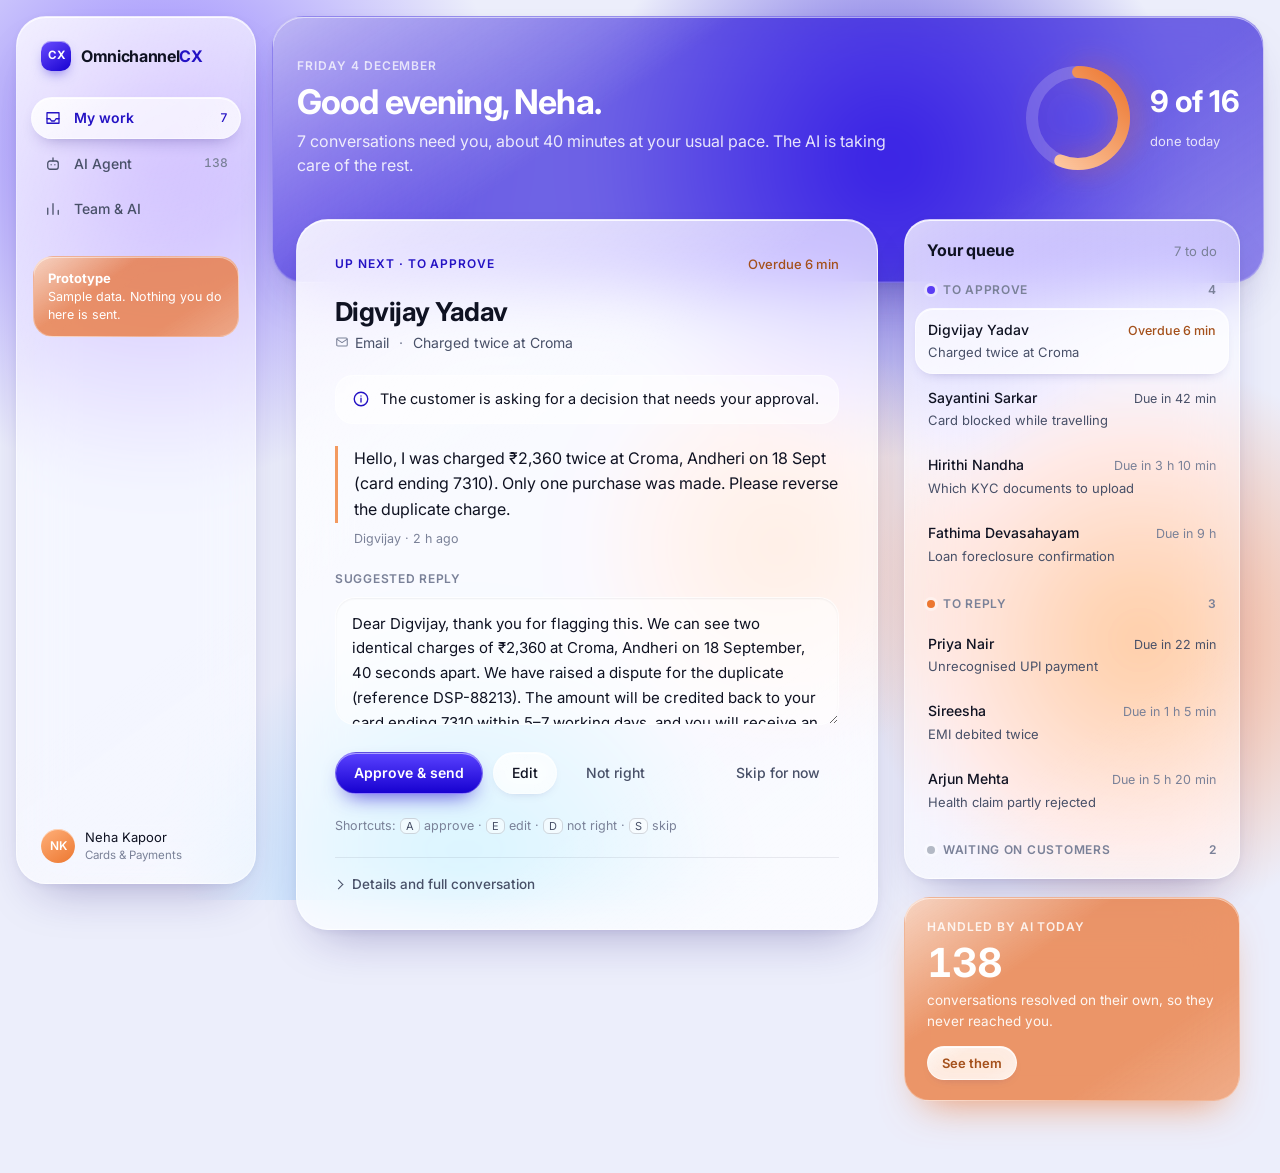
<file: apps/admin-ui/prototype.html>
<!doctype html>
<html lang="en">
<head>
<meta charset="utf-8">
<meta name="viewport" content="width=device-width,initial-scale=1,viewport-fit=cover">
<!-- Clickable prototype of the reimagined admin portal: a calm "Up next" workspace, the AI Agent
     view and the Team & AI dashboard. Static sample data only; it calls no API. Nothing in
     index.html or app.js links here yet - open it directly to review the layout. -->
<title>CX Console Reimagined</title>
<link rel="preconnect" href="https://fonts.googleapis.com">
<link rel="stylesheet" href="https://fonts.googleapis.com/css2?family=Inter:wght@400;500;600;700&display=swap">
<style>
[hidden]{display:none!important}
/* ── Liquid glass. Every surface is translucent over one colour field (.bg); the rim highlight
      (inset top line) and the sheen (a background-image layer, so it never covers text) are
      what make it read as glass rather than just "transparent". ── */
:root{
  color-scheme:light;
  --base:#eceefb;
  --t1:#0f1222;--t2:#485068;--t3:#7a8198;
  --line:rgba(15,18,40,.08);--line2:rgba(15,18,40,.16);
  --accent:#1701d0;--accent-t:#2412c4;--accent-soft:rgba(23,1,208,.08);
  --warm:#a4501b;--ok:#17774a;--ok-soft:rgba(23,119,74,.12);
  --b1:#6a4dff;--b2:#1701d0;--b3:#ff8e4d;--b4:#7cc7ff;--b5:#ffc2a0;
  --blob-op:.7;
  --glass:rgba(255,255,255,.48);--glass-strong:rgba(255,255,255,.7);--glass-chip:rgba(255,255,255,.5);
  --inner:rgba(255,255,255,.55);--inner-hover:rgba(255,255,255,.72);
  --rim:rgba(255,255,255,.85);--rim-lo:rgba(255,255,255,.45);
  --sheen:linear-gradient(145deg,rgba(255,255,255,.6) 0%,rgba(255,255,255,0) 34%,rgba(255,255,255,0) 72%,rgba(255,255,255,.22) 100%);
  --lift:0 24px 50px -24px rgba(34,20,120,.38),0 2px 8px rgba(34,20,120,.06);
  --tint-blue:rgba(34,14,214,.62);--tint-orange:rgba(236,112,40,.7);
  --viz-ai:#2a78d6;--viz-held:#eb6834;--viz-asis:#f4a36f;--viz-edit:#d9541e;--viz-disc:#8f3510;--viz-pend:#a9afbd;
  --grid:rgba(15,18,40,.07);
  --blur:blur(28px) saturate(190%);
}
@media (prefers-color-scheme:dark){
  :root:not([data-theme="light"]){
    color-scheme:dark;
    --base:#070818;
    --t1:#f1f2f9;--t2:#b3b8cb;--t3:#7f8599;
    --line:rgba(255,255,255,.07);--line2:rgba(255,255,255,.14);
    --accent:#a99cff;--accent-t:#c5bcff;--accent-soft:rgba(169,156,255,.12);
    --warm:#f0a877;--ok:#79d3a1;--ok-soft:rgba(121,211,161,.12);
    --b1:#3b24c9;--b2:#170c86;--b3:#b14e1a;--b4:#1c4c96;--b5:#5d2b17;
    --blob-op:.8;
    --glass:rgba(26,28,50,.46);--glass-strong:rgba(28,31,54,.66);--glass-chip:rgba(255,255,255,.08);
    --inner:rgba(255,255,255,.06);--inner-hover:rgba(255,255,255,.1);
    --rim:rgba(255,255,255,.18);--rim-lo:rgba(255,255,255,.07);
    --sheen:linear-gradient(145deg,rgba(255,255,255,.1) 0%,rgba(255,255,255,0) 34%,rgba(255,255,255,0) 72%,rgba(255,255,255,.05) 100%);
    --lift:0 24px 50px -24px rgba(0,0,0,.8),0 2px 8px rgba(0,0,0,.3);
    --tint-blue:rgba(34,18,170,.55);--tint-orange:rgba(190,88,30,.62);
    --viz-ai:#3987e5;--viz-held:#d95926;--viz-asis:#f5a877;--viz-edit:#d95926;--viz-disc:#a3401a;--viz-pend:#5d6475;
    --grid:rgba(255,255,255,.07);
  }
}
:root[data-theme="dark"]{
  color-scheme:dark;
  --base:#070818;
  --t1:#f1f2f9;--t2:#b3b8cb;--t3:#7f8599;
  --line:rgba(255,255,255,.07);--line2:rgba(255,255,255,.14);
  --accent:#a99cff;--accent-t:#c5bcff;--accent-soft:rgba(169,156,255,.12);
  --warm:#f0a877;--ok:#79d3a1;--ok-soft:rgba(121,211,161,.12);
  --b1:#3b24c9;--b2:#170c86;--b3:#b14e1a;--b4:#1c4c96;--b5:#5d2b17;
  --blob-op:.8;
  --glass:rgba(26,28,50,.46);--glass-strong:rgba(28,31,54,.66);--glass-chip:rgba(255,255,255,.08);
  --inner:rgba(255,255,255,.06);--inner-hover:rgba(255,255,255,.1);
  --rim:rgba(255,255,255,.18);--rim-lo:rgba(255,255,255,.07);
  --sheen:linear-gradient(145deg,rgba(255,255,255,.1) 0%,rgba(255,255,255,0) 34%,rgba(255,255,255,0) 72%,rgba(255,255,255,.05) 100%);
  --lift:0 24px 50px -24px rgba(0,0,0,.8),0 2px 8px rgba(0,0,0,.3);
  --tint-blue:rgba(34,18,170,.55);--tint-orange:rgba(190,88,30,.62);
  --viz-ai:#3987e5;--viz-held:#d95926;--viz-asis:#f5a877;--viz-edit:#d95926;--viz-disc:#a3401a;--viz-pend:#5d6475;
  --grid:rgba(255,255,255,.07);
}
*,*::before,*::after{box-sizing:border-box}
html,body{min-height:100%}
body{margin:0;font-family:-apple-system,BlinkMacSystemFont,'SF Pro Text','Inter',system-ui,'Segoe UI',sans-serif;font-size:14px;line-height:1.55;color:var(--t1);background:var(--base);-webkit-font-smoothing:antialiased}
button{font:inherit;color:inherit}
:focus-visible{outline:2px solid var(--accent);outline-offset:2px;border-radius:10px}
.num{font-variant-numeric:tabular-nums}
h1,h2,h3{text-wrap:balance}

/* ── the colour field the glass refracts ── */
.bg{position:fixed;inset:0;z-index:0;overflow:hidden;background:var(--base);pointer-events:none}
.bg i{position:absolute;border-radius:50%;opacity:var(--blob-op);animation:drift 38s ease-in-out infinite alternate}
.bg i:nth-child(1){width:760px;height:760px;left:-220px;top:-240px;background:radial-gradient(circle,var(--b1) 0%,transparent 64%)}
.bg i:nth-child(2){width:680px;height:680px;right:4%;top:-180px;background:radial-gradient(circle,var(--b2) 0%,transparent 62%);animation-duration:46s;animation-delay:-12s}
.bg i:nth-child(3){width:640px;height:640px;right:-180px;bottom:-60px;background:radial-gradient(circle,var(--b3) 0%,transparent 62%);animation-duration:42s;animation-delay:-20s}
.bg i:nth-child(4){width:620px;height:620px;left:12%;bottom:-300px;background:radial-gradient(circle,var(--b4) 0%,transparent 64%);animation-duration:50s}
.bg i:nth-child(5){width:480px;height:480px;left:42%;top:34%;background:radial-gradient(circle,var(--b5) 0%,transparent 64%);animation-duration:36s;animation-delay:-6s}
@keyframes drift{0%{transform:translate(0,0) scale(1)}50%{transform:translate(60px,40px) scale(1.08)}100%{transform:translate(-40px,70px) scale(.96)}}

/* ── shared glass recipe ── */
.side,.hero,.focus,.glass,.panel,.list,.insight,.ai-pane,.toast,.mobile-nav{
  -webkit-backdrop-filter:var(--blur);backdrop-filter:var(--blur);
  background-color:var(--glass);background-image:var(--sheen);
  border:1px solid var(--rim-lo);
  box-shadow:inset 0 1px 0 var(--rim),inset 0 -1px 0 rgba(255,255,255,.08),var(--lift);
}
.focus,.list,.panel,.insight{background-color:var(--glass-strong)}

/* ── shell ── */
.app{position:relative;z-index:1;display:grid;grid-template-columns:256px minmax(0,1fr);min-height:100vh}
.side{position:sticky;top:16px;height:calc(100vh - 32px);margin:16px 0 16px 16px;border-radius:30px;padding:24px 14px 18px;display:flex;flex-direction:column;gap:26px}
.brand{display:flex;align-items:center;gap:10px;padding:0 10px;font-weight:700;font-size:16px;letter-spacing:-.02em;white-space:nowrap}
.brand .mark{width:30px;height:30px;border-radius:10px;display:grid;place-items:center;color:#fff;font-size:11.5px;font-weight:700;letter-spacing:0;background:linear-gradient(145deg,#6a4dff,#1701d0);box-shadow:inset 0 1px 0 rgba(255,255,255,.5),0 6px 14px -6px rgba(23,1,208,.7)}
.brand .wm b{color:var(--accent-t);font-weight:700}
.nav{display:flex;flex-direction:column;gap:4px}
.nav button{display:flex;align-items:center;gap:12px;border:1px solid transparent;background:transparent;padding:9px 12px;border-radius:999px;color:var(--t2);font-weight:500;cursor:pointer;text-align:left;transition:background .2s,color .2s}
.nav button svg{width:18px;height:18px;flex:0 0 auto}
.nav button:hover{background:var(--glass-chip);color:var(--t1)}
.nav button[aria-current="page"]{background-color:var(--glass-strong);background-image:var(--sheen);border-color:var(--rim-lo);color:var(--accent-t);font-weight:600;box-shadow:inset 0 1px 0 var(--rim),0 8px 18px -10px rgba(34,20,120,.45)}
.nav .ct{margin-left:auto;font-size:12px;color:var(--t3);font-weight:500;font-variant-numeric:tabular-nums}
.nav button[aria-current="page"] .ct{color:var(--accent-t)}
.proto{margin:0 2px;padding:12px 14px;border-radius:20px;background-color:var(--tint-orange);background-image:var(--sheen);color:#fff;font-size:12.5px;line-height:1.45;border:1px solid rgba(255,255,255,.3);box-shadow:inset 0 1px 0 rgba(255,255,255,.5)}
.proto b{display:block;font-size:13px}
.side-foot{margin-top:auto;display:flex;align-items:center;gap:10px;padding:0 10px;font-size:13px}
.avatar{width:34px;height:34px;border-radius:50%;background:linear-gradient(145deg,#ffb07a,#ec7730);color:#fff;display:grid;place-items:center;font-weight:600;font-size:12px;flex:0 0 auto;box-shadow:inset 0 1px 0 rgba(255,255,255,.5)}
.side-foot small{display:block;color:var(--t3);font-size:11.5px}
.mobile-top,.mobile-nav{display:none}

/* ── top pane: blue-tinted glass, the colour field shows through ── */
.hero{margin:16px 16px 0;border-radius:32px;background-color:var(--tint-blue);color:#fff;border-color:rgba(255,255,255,.28);box-shadow:inset 0 1px 0 rgba(255,255,255,.55),inset 0 -1px 0 rgba(255,255,255,.12),var(--lift)}
.hero-in{max-width:1128px;margin:0 auto;padding:40px 24px 104px;display:flex;flex-direction:column;gap:24px}
.hero-row{display:flex;align-items:center;gap:28px;flex-wrap:wrap}
.hero-row .grow{flex:1;min-width:260px}
.hero .eyebrow{color:rgba(255,255,255,.75)}
.hero h1{font-size:34px;line-height:1.15;font-weight:700;letter-spacing:-.025em;margin:6px 0 8px}
.hero p{margin:0;color:rgba(255,255,255,.86);font-size:16px;max-width:60ch}
.hero .big{color:#fff;font-size:36px;font-weight:700;letter-spacing:-.03em;line-height:1.15;margin:4px 0 8px;max-width:22ch}
.hero .big em{font-style:normal;background:linear-gradient(90deg,#ffe0c7,#ffa76b);-webkit-background-clip:text;background-clip:text;color:transparent}
.ring{display:flex;align-items:center;gap:16px}
.ring svg{width:112px;height:112px;transform:rotate(-90deg);filter:drop-shadow(0 6px 14px rgba(236,119,48,.45))}
.ring .rv{font-size:13px;color:rgba(255,255,255,.82);line-height:1.4}
.ring .rv b{display:block;font-size:30px;color:#fff;font-weight:700;letter-spacing:-.02em;line-height:1.1}
.ring circle{transition:stroke-dashoffset .6s ease}
.wrap{max-width:1160px;width:100%;margin:-64px auto 0;padding:0 40px 72px;display:flex;flex-direction:column;gap:26px;position:relative}
/* glass on glass inside the pane */
.hero .seg,.htile,.stat-tab{background-color:rgba(255,255,255,.14);background-image:linear-gradient(145deg,rgba(255,255,255,.22),rgba(255,255,255,0) 45%);border:1px solid rgba(255,255,255,.24);box-shadow:inset 0 1px 0 rgba(255,255,255,.4)}

/* ── shared ── */
.eyebrow{font-size:12px;font-weight:600;letter-spacing:.08em;text-transform:uppercase;color:var(--t3)}
.btn{border:1px solid var(--rim-lo);background-color:var(--glass-chip);background-image:var(--sheen);-webkit-backdrop-filter:blur(12px) saturate(180%);backdrop-filter:blur(12px) saturate(180%);color:var(--t1);border-radius:999px;padding:9px 18px;font-size:14px;font-weight:500;cursor:pointer;display:inline-flex;align-items:center;gap:8px;white-space:nowrap;box-shadow:inset 0 1px 0 var(--rim),0 4px 12px -8px rgba(34,20,120,.35);transition:background-color .15s,transform .12s}
.btn:hover{background-color:var(--inner-hover)}
.btn:active{transform:scale(.97)}
.btn-primary{background-color:transparent;background-image:linear-gradient(180deg,#5a42ff 0%,#1701d0 100%);border-color:rgba(255,255,255,.3);color:#fff;font-weight:600;box-shadow:inset 0 1px 0 rgba(255,255,255,.5),0 10px 22px -10px rgba(23,1,208,.8)}
.btn-primary:hover{background-image:linear-gradient(180deg,#6a55ff 0%,#2410dc 100%)}
.btn-quiet{border-color:transparent;background:transparent;box-shadow:none;-webkit-backdrop-filter:none;backdrop-filter:none;color:var(--t2)}
.btn-quiet:hover{background:var(--glass-chip);color:var(--t1)}
.btn-sm{padding:6px 14px;font-size:13px}
.btn-white{background-color:rgba(255,255,255,.85);color:#a4501b;font-weight:600;border-color:rgba(255,255,255,.6)}
.btn-white:hover{background-color:#fff}
.seg{display:inline-flex;padding:3px;border-radius:999px;background:var(--glass-chip);gap:2px;border:1px solid var(--rim-lo)}
.seg button{border:0;background:transparent;color:var(--t2);padding:6px 16px;border-radius:999px;font-weight:500;font-size:13px;cursor:pointer;white-space:nowrap}
.seg button[aria-pressed="true"]{background:var(--glass-strong);color:var(--t1);box-shadow:inset 0 1px 0 var(--rim),0 4px 10px -6px rgba(34,20,120,.4)}
.hero .seg button{color:rgba(255,255,255,.85)}
.hero .seg button[aria-pressed="true"]{background:rgba(255,255,255,.92);color:#1701d0;box-shadow:inset 0 1px 0 #fff,0 6px 14px -6px rgba(0,0,0,.35)}
.panel{border-radius:26px;padding:24px 26px}
.glass{border-radius:26px}
.muted{color:var(--t3)}
.ch{display:inline-flex;align-items:center;gap:6px;color:var(--t2)}
.ch svg{width:14px;height:14px;color:var(--t3)}
.dot-sep{color:var(--t3);margin:0 2px}
.due{font-size:13px;color:var(--t3);white-space:nowrap}
.due.soon{color:var(--t2)}
.due.over{color:var(--warm);font-weight:500}
.upset{color:var(--warm)}
kbd{font-family:inherit;font-size:11px;border:1px solid var(--line2);border-radius:6px;padding:0 5px;color:var(--t2);background:var(--inner)}
.bar{height:6px;border-radius:3px;background:var(--line);overflow:hidden}
.bar i{display:block;height:100%;border-radius:3px}

/* ── my work ── */
.work{display:grid;grid-template-columns:minmax(0,1fr) 336px;gap:26px;align-items:start}
.focus{border-radius:32px;padding:34px 38px;display:flex;flex-direction:column;gap:22px;min-width:0}
.f-top{display:flex;align-items:center;gap:12px}
.f-top .eyebrow{flex:1;color:var(--accent-t)}
.focus h2{font-size:26px;font-weight:700;letter-spacing:-.02em;margin:0 0 4px;line-height:1.2}
.f-sub{color:var(--t2);font-size:14px;display:flex;flex-wrap:wrap;align-items:center;gap:4px 8px}
.why{margin:0;font-size:14.5px;color:var(--t1);background:var(--inner);border:1px solid var(--rim-lo);border-radius:18px;padding:12px 16px;display:flex;gap:10px}
.why svg{width:18px;height:18px;color:var(--accent-t);flex:0 0 auto;margin-top:2px}
.cust{margin:0;font-size:16px;line-height:1.6;color:var(--t1);padding-left:16px;border-left:3px solid #f39a60}
.cust-by{font-size:12.5px;color:var(--t3);margin-top:6px;padding-left:19px}
.block-lbl{font-size:12px;font-weight:600;letter-spacing:.06em;text-transform:uppercase;color:var(--t3);display:flex;align-items:center;gap:10px;margin-bottom:8px}
.block-lbl .edited{text-transform:none;letter-spacing:0;font-weight:500;color:var(--warm);font-size:12.5px}
textarea{width:100%;min-height:128px;resize:vertical;font:inherit;font-size:15px;line-height:1.65;padding:14px 16px;border:1px solid var(--rim-lo);border-radius:20px;background:var(--inner);color:var(--t1);box-shadow:inset 0 1px 2px rgba(15,18,40,.06);transition:border-color .15s,background .15s}
textarea:hover{background:var(--inner-hover)}
textarea:focus{outline:none;border-color:var(--accent);background:var(--inner-hover)}
.f-actions{display:flex;align-items:center;gap:10px;flex-wrap:wrap}
.f-actions .grow{flex:1}
.keys{font-size:12.5px;color:var(--t3)}
details.more{border-top:1px solid var(--line);padding-top:16px}
details.more>summary{cursor:pointer;color:var(--t2);font-weight:500;list-style:none;display:flex;align-items:center;gap:8px;font-size:13.5px}
details.more>summary::-webkit-details-marker{display:none}
details.more>summary::before{content:'';width:7px;height:7px;border-right:1.5px solid currentColor;border-bottom:1.5px solid currentColor;transform:rotate(-45deg);transition:transform .15s;margin-right:2px}
details.more[open]>summary::before{transform:rotate(45deg)}
.more-body{margin-top:18px;display:grid;grid-template-columns:repeat(2,minmax(0,1fr));gap:22px 32px}
.kv-list{display:flex;flex-direction:column;gap:8px;font-size:13.5px}
.kv-list h4{margin:0 0 2px;font-size:12px;font-weight:600;letter-spacing:.06em;text-transform:uppercase;color:var(--t3)}
.kv{display:flex;justify-content:space-between;gap:12px}
.kv span{color:var(--t2)}
.code{font-family:ui-monospace,SFMono-Regular,Consolas,monospace;font-size:12px;color:var(--t3)}
.conf-row .bar{height:5px}
.conf-row .bar i{background:var(--viz-ai)}
.conf-row .bar i.lo{background:var(--viz-held)}
.suggest{display:flex;justify-content:space-between;align-items:center;gap:10px}
.thread{display:flex;flex-direction:column;gap:12px;grid-column:1/-1}
.msg{max-width:80%;display:flex;flex-direction:column;gap:3px}
.msg .bub{padding:10px 14px;border-radius:20px;font-size:14px;line-height:1.55}
.msg .by{font-size:12px;color:var(--t3)}
.msg.c{align-self:flex-start}.msg.c .bub{background:var(--inner);border:1px solid var(--rim-lo);border-bottom-left-radius:6px}
.msg.o{align-self:flex-end;align-items:flex-end}.msg.o .bub{background:linear-gradient(180deg,#4a33f5,#1701d0);color:#fff;border-bottom-right-radius:6px;box-shadow:inset 0 1px 0 rgba(255,255,255,.35)}
.msg.hold .bub{background:transparent;color:var(--t2);border:1px dashed var(--line2);box-shadow:none;font-size:13px}

.queue{display:flex;flex-direction:column;gap:18px;position:sticky;top:24px}
.q-card{padding:18px 10px 12px;display:flex;flex-direction:column;gap:18px}
.q-head{display:flex;align-items:baseline;justify-content:space-between;padding:0 12px}
.q-head h3{margin:0;font-size:16px;font-weight:700;letter-spacing:-.01em}
.q-sec{display:flex;flex-direction:column;gap:2px}
.q-sec>summary,.q-sec .q-title{list-style:none;font-size:12px;font-weight:600;letter-spacing:.06em;text-transform:uppercase;color:var(--t3);padding:0 12px 6px;display:flex;justify-content:space-between;align-items:center}
details.q-sec>summary{cursor:pointer}
details.q-sec>summary::-webkit-details-marker{display:none}
.q-title .pip,.q-sec summary .pip{width:8px;height:8px;border-radius:50%;display:inline-block;margin-right:8px;box-shadow:0 0 0 3px rgba(255,255,255,.35)}
.q-row{display:grid;grid-template-columns:minmax(0,1fr) auto;gap:2px 12px;align-items:baseline;border:1px solid transparent;background:transparent;text-align:left;padding:10px 12px;border-radius:18px;cursor:pointer;width:100%;transition:background .15s}
.q-row:hover{background:var(--glass-chip)}
.q-row[aria-current="true"]{background:var(--glass-strong);border-color:var(--rim-lo);box-shadow:inset 0 1px 0 var(--rim),0 6px 14px -10px rgba(34,20,120,.45)}
.q-row .n{font-weight:500;overflow:hidden;text-overflow:ellipsis;white-space:nowrap}
.q-row .tp{grid-column:1/-1;font-size:13px;color:var(--t2);overflow:hidden;text-overflow:ellipsis;white-space:nowrap}
.q-row .due{font-size:12.5px}
.ai-pane{border-radius:26px;background-color:var(--tint-orange);color:#fff;border-color:rgba(255,255,255,.3);padding:20px 22px;display:flex;flex-direction:column;gap:6px;box-shadow:inset 0 1px 0 rgba(255,255,255,.55),0 20px 40px -20px rgba(236,112,40,.75)}
.ai-pane .eyebrow{color:rgba(255,255,255,.85)}
.ai-pane .n{font-size:40px;font-weight:700;letter-spacing:-.03em;line-height:1.05}
.ai-pane p{margin:0 0 8px;color:rgba(255,255,255,.92);font-size:13.5px}
.ai-pane .btn{align-self:flex-start}
.caught{text-align:center;padding:64px 24px;display:flex;flex-direction:column;align-items:center;gap:10px}
.caught svg{width:44px;height:44px;color:var(--ok)}
.caught h2{margin:4px 0 0;font-size:22px;font-weight:700}
.caught p{margin:0;color:var(--t2)}

/* ── AI agent ── */
.stat-tabs{display:grid;grid-template-columns:repeat(3,minmax(0,1fr));gap:14px}
.stat-tab{color:#fff;border-radius:22px;padding:16px 18px;text-align:left;cursor:pointer;display:flex;flex-direction:column;gap:2px;transition:background-color .15s}
.stat-tab:hover{background-color:rgba(255,255,255,.2)}
.stat-tab b{font-size:28px;font-weight:700;letter-spacing:-.02em;line-height:1.15}
.stat-tab span{font-size:13px;color:rgba(255,255,255,.82)}
.stat-tab[aria-pressed="true"]{background-color:rgba(255,255,255,.92);color:#1701d0;box-shadow:inset 0 1px 0 #fff,0 12px 26px -12px rgba(0,0,0,.4)}
.stat-tab[aria-pressed="true"] span{color:#5a4fb0}
.list{border-radius:26px;overflow:hidden}
.item{border-bottom:1px solid var(--line)}
.item:last-child{border-bottom:0}
.item>summary{list-style:none;cursor:pointer;display:grid;grid-template-columns:200px minmax(0,1fr) auto;gap:20px;padding:18px 24px;align-items:baseline}
.item>summary::-webkit-details-marker{display:none}
.item>summary:hover{background:var(--glass-chip)}
.item .who b{font-weight:600;display:block}
.item .who span{font-size:12.5px;color:var(--t3)}
.item .qa{min-width:0}
.item .q{color:var(--t2);font-size:13.5px;overflow:hidden;text-overflow:ellipsis;white-space:nowrap}
.item .a{overflow:hidden;text-overflow:ellipsis;white-space:nowrap}
.item[open] .q,.item[open] .a{white-space:normal}
.state{font-size:12.5px;color:var(--t3);white-space:nowrap}
.state.ok{color:var(--ok)}
.state.live{color:var(--accent-t)}
.item-body{padding:0 24px 20px calc(24px + 200px + 20px);display:flex;gap:16px;align-items:center;flex-wrap:wrap;font-size:13px;color:var(--t2)}
.note{font-size:13px;color:var(--t2);margin:0}

/* ── team ── */
.hero .tiles{display:grid;grid-template-columns:repeat(3,minmax(0,1fr));gap:14px}
.htile{border-radius:22px;padding:16px 18px;display:flex;flex-direction:column;gap:2px}
.htile .k{font-size:13px;color:rgba(255,255,255,.82)}
.htile .v{font-size:28px;font-weight:700;letter-spacing:-.02em;line-height:1.2}
.htile .d{font-size:12.5px;color:rgba(255,255,255,.75)}
.htile .good{color:#b8f3d2;font-weight:600}.htile .bad{color:#ffd0ad;font-weight:600}
.two{display:grid;grid-template-columns:minmax(0,1.3fr) minmax(0,1fr);gap:22px}
.panel h3{margin:0 0 4px;font-size:16px;font-weight:700;letter-spacing:-.01em}
.panel .cap{margin:0 0 20px;font-size:13px;color:var(--t3)}
.fn-row{display:grid;grid-template-columns:120px minmax(0,1fr);gap:14px;align-items:center;margin-bottom:6px}
.fn-lbl{font-size:13px;color:var(--t2)}
.fn-bar{display:flex;gap:2px;height:32px;min-width:0}
.seg-b{height:100%;border-radius:10px;display:flex;align-items:center;padding:0 10px;font-size:12.5px;font-weight:500;color:#fff;overflow:hidden;white-space:nowrap;min-width:3px;box-shadow:inset 0 1px 0 rgba(255,255,255,.35)}
.seg-b.light{color:#3b1606}
.fn-link{height:14px;margin:0 0 6px 134px;background:color-mix(in srgb,var(--viz-held) 16%,transparent)}
.legend{display:flex;gap:8px 20px;flex-wrap:wrap;font-size:13px;color:var(--t2);margin:16px 0 0 134px}
.legend span{display:inline-flex;align-items:center;gap:7px}
.legend i{width:10px;height:10px;border-radius:3px;display:inline-block}
.legend b{color:var(--t1);font-weight:600;font-variant-numeric:tabular-nums}
.rbars{display:flex;flex-direction:column;gap:14px}
.rbar .l{display:flex;justify-content:space-between;font-size:13.5px;margin-bottom:6px}
.rbar .l b{font-weight:600;font-variant-numeric:tabular-nums}
.rbar .track{height:8px;background:var(--line);border-radius:4px;overflow:hidden}
.rbar .track i{display:block;height:100%;background:linear-gradient(90deg,#ffb07a,#ec7730);border-radius:4px}
.insight{display:flex;gap:18px;align-items:center;border-radius:26px;padding:20px 24px}
.insight .ic{width:44px;height:44px;border-radius:14px;background:linear-gradient(145deg,#ffb07a,#ec7730);display:grid;place-items:center;flex:0 0 auto;color:#fff;box-shadow:inset 0 1px 0 rgba(255,255,255,.5)}
.insight .ic svg{width:22px;height:22px}
.insight h3{margin:0 0 2px;font-size:15.5px}
.insight p{margin:0;color:var(--t2);max-width:70ch}
.insight .btn{margin-left:auto}
.chart{position:relative;width:100%}
.chart svg{display:block;width:100%;height:auto;overflow:visible}
.chart text{fill:var(--t3);font-size:11px;font-family:inherit}
.tip{position:absolute;pointer-events:none;background-color:var(--glass-strong);-webkit-backdrop-filter:var(--blur);backdrop-filter:var(--blur);border:1px solid var(--rim-lo);box-shadow:inset 0 1px 0 var(--rim),0 12px 28px rgba(0,0,0,.18);border-radius:14px;padding:8px 12px;font-size:12.5px;white-space:nowrap;z-index:5;transform:translate(-50%,-100%)}
.tip b{display:block;margin-bottom:2px;font-weight:600}
.tip i{width:8px;height:8px;border-radius:2px;display:inline-block;margin-right:6px}
.topics{display:flex;flex-direction:column}
.topic{display:grid;grid-template-columns:190px minmax(0,1fr) 56px;gap:16px;align-items:center;padding:12px 12px;border:1px solid transparent;background:transparent;border-radius:18px;cursor:pointer;text-align:left;width:100%}
.topic:hover{background:var(--glass-chip)}
.topic[aria-pressed="true"]{background:var(--inner-hover);border-color:var(--rim-lo);box-shadow:inset 0 1px 0 var(--rim)}
.topic .tn{font-weight:500}
.topic .tn small{display:block;color:var(--t3);font-weight:400;font-size:12.5px}
.stack{display:flex;gap:2px;height:10px}
.stack i{display:block;height:100%;border-radius:3px}
.topic .pc{text-align:right;font-variant-numeric:tabular-nums;font-weight:600}
.diff{font-size:14.5px;line-height:1.8}
.diff del{color:var(--t3);text-decoration:line-through}
.diff ins{text-decoration:none;background:var(--ok-soft);color:var(--ok);border-radius:5px;padding:1px 4px;font-weight:500}
.people{width:100%;border-collapse:collapse;font-size:14px}
.people th{text-align:left;font-size:12px;font-weight:600;letter-spacing:.06em;text-transform:uppercase;color:var(--t3);padding:0 12px 12px}
.people td{padding:14px 12px;border-top:1px solid var(--line)}
.people td.r,.people th.r{text-align:right}
.people .sub{display:block;color:var(--t3);font-size:12.5px}
.people tr.ai td{background:var(--accent-soft)}
.pdot{width:7px;height:7px;border-radius:50%;display:inline-block;margin-right:8px;vertical-align:1px}
.pdot.on{background:var(--ok)}.pdot.away{background:var(--t3)}
.load{display:flex;align-items:center;gap:10px;min-width:140px}
.load .bar{flex:1}
.load .bar i{background:var(--viz-ai)}
.ai-tag{font-size:11px;font-weight:600;color:#fff;background:linear-gradient(145deg,#6a4dff,#1701d0);border-radius:7px;padding:1px 7px;margin-right:8px}
.table-scroll{overflow-x:auto}
.rv{display:flex;flex-direction:column;gap:14px}
.rv-item{display:grid;grid-template-columns:minmax(0,1fr) auto;gap:10px 24px;align-items:start}
.rv-item .sig{font-size:12.5px;color:var(--t3)}
.rv-item .q{color:var(--t2);font-size:13.5px;margin:4px 0}
.rv-item .a{font-size:14px}
.rv-item .acts{display:flex;gap:8px;align-items:center}
.rv-state{font-size:12.5px;color:var(--t3);white-space:nowrap}
.rv-state.fix{color:var(--warm)}.rv-state.ok,.rv-state.done{color:var(--ok)}
.toast{position:fixed;left:50%;bottom:calc(28px + env(safe-area-inset-bottom,0px));transform:translateX(-50%);background-color:rgba(20,22,40,.72);color:#fff;border-color:rgba(255,255,255,.18);border-radius:999px;padding:12px 22px;font-size:14px;display:flex;gap:18px;align-items:center;z-index:80;max-width:calc(100% - 32px);box-shadow:inset 0 1px 0 rgba(255,255,255,.25),0 16px 36px rgba(0,0,0,.3)}
.toast button{background:transparent;border:0;color:#ffb27a;font-weight:600;cursor:pointer;padding:0}
@media (prefers-reduced-motion:reduce){.bg i{animation:none}.ring circle{transition:none}.btn:active{transform:none}}

@media (max-width:1100px){.work{grid-template-columns:1fr}.queue{position:static}.two{grid-template-columns:1fr}}
@media (max-width:820px){
  .app{grid-template-columns:1fr}
  .side{display:none}
  .mobile-top{display:flex;padding:14px 16px 0;padding-top:calc(14px + env(safe-area-inset-top,0px))}
  .mobile-top .brand{padding:0}
  /* floating glass tab bar, bottom of the screen */
  .mobile-nav{display:flex;position:fixed;left:50%;transform:translateX(-50%);bottom:calc(14px + env(safe-area-inset-bottom,0px));z-index:40;border-radius:999px;padding:5px}
  .mobile-nav .seg{background:transparent;border:0;padding:0}
  .mobile-nav .seg button{padding:9px 18px;font-size:13.5px}
  .toast{bottom:calc(86px + env(safe-area-inset-bottom,0px))}
  .hero{margin:12px 8px 0;border-radius:26px}
  .hero-in{padding:28px 8px 88px;gap:18px}
  .hero h1{font-size:27px}.hero .big{font-size:27px}
  .ring svg{width:84px;height:84px}
  .wrap{padding:0 16px 110px;gap:22px;margin-top:-56px}
  .focus{padding:24px 20px;border-radius:26px}
  .more-body{grid-template-columns:1fr}
  .hero .tiles,.stat-tabs{grid-template-columns:1fr}
  .item>summary{grid-template-columns:1fr;gap:4px;padding:16px 18px}
  .item-body{padding:0 18px 18px}
  .fn-row{grid-template-columns:1fr;gap:4px}
  .fn-link,.legend{margin-left:0}
  .topic{grid-template-columns:1fr 50px}
  .topic .stack{grid-column:1/-1;grid-row:2}
  .rv-item{grid-template-columns:1fr}
  .insight{flex-wrap:wrap}
  .insight .btn{margin-left:0}
}
</style>
</head>
<body>
<div class="bg" aria-hidden="true"><i></i><i></i><i></i><i></i><i></i></div>
<div class="app">
  <aside class="side">
    <div class="brand"><span class="mark" aria-hidden="true">CX</span><span class="wm">Omnichannel<b>CX</b></span></div>
    <nav class="nav" aria-label="Sections">
      <button data-go="work" aria-current="page"><svg viewBox="0 0 24 24" fill="none" stroke="currentColor" stroke-width="1.7" stroke-linecap="round" stroke-linejoin="round"><path d="M4 5h16v14H4z"/><path d="M4 13h4l2 3h4l2-3h4"/></svg>My work<span class="ct" id="navWork"></span></button>
      <button data-go="ai"><svg viewBox="0 0 24 24" fill="none" stroke="currentColor" stroke-width="1.7" stroke-linecap="round" stroke-linejoin="round"><rect x="5" y="8" width="14" height="11" rx="3"/><path d="M12 4v4M9.5 13h.01M14.5 13h.01"/></svg>AI Agent<span class="ct">138</span></button>
      <button data-go="team"><svg viewBox="0 0 24 24" fill="none" stroke="currentColor" stroke-width="1.7" stroke-linecap="round" stroke-linejoin="round"><path d="M5 19V11M12 19V5M19 19v-5"/></svg>Team &amp; AI</button>
    </nav>
    <div class="proto"><b>Prototype</b>Sample data. Nothing you do here is sent.</div>
    <div class="side-foot"><span class="avatar">NK</span><div>Neha Kapoor<small>Cards &amp; Payments</small></div></div>
  </aside>

  <div>
    <div class="mobile-top"><div class="brand"><span class="mark" aria-hidden="true">CX</span><span class="wm">Omnichannel<b>CX</b></span></div></div>
    <nav class="mobile-nav" aria-label="Sections">
      <div class="seg" role="group" aria-label="Sections">
        <button data-go="work" aria-pressed="true">My work</button>
        <button data-go="ai" aria-pressed="false">AI</button>
        <button data-go="team" aria-pressed="false">Team</button>
      </div>
    </nav>
    <main id="main"></main>
  </div>
</div>
<div class="toast" id="toast" role="status" hidden></div>

<script>
(function(){
'use strict';
var ICON={
  wa:'<svg viewBox="0 0 24 24" fill="none" stroke="currentColor" stroke-width="1.8" stroke-linejoin="round"><path d="M4 20l1.3-4A8 8 0 1112 20a8 8 0 01-4-1z"/></svg>',
  email:'<svg viewBox="0 0 24 24" fill="none" stroke="currentColor" stroke-width="1.8" stroke-linejoin="round"><rect x="3" y="5" width="18" height="14" rx="2"/><path d="M3 7l9 6 9-6"/></svg>',
  chat:'<svg viewBox="0 0 24 24" fill="none" stroke="currentColor" stroke-width="1.8" stroke-linejoin="round"><path d="M4 5h16v11H9l-5 4z"/></svg>',
  info:'<svg viewBox="0 0 24 24" fill="none" stroke="currentColor" stroke-width="1.8" stroke-linecap="round"><circle cx="12" cy="12" r="9"/><path d="M12 11v5M12 8h.01"/></svg>',
  bulb:'<svg viewBox="0 0 24 24" fill="none" stroke="currentColor" stroke-width="1.8" stroke-linecap="round" stroke-linejoin="round"><path d="M9 18h6M10 21h4M12 3a6 6 0 00-3.5 10.9c.6.4 1 1.1 1 1.8V16h5v-.3c0-.7.4-1.4 1-1.8A6 6 0 0012 3z"/></svg>',
  check:'<svg viewBox="0 0 24 24" fill="none" stroke="currentColor" stroke-width="1.6" stroke-linecap="round" stroke-linejoin="round"><circle cx="12" cy="12" r="9"/><path d="M8 12.5l2.5 2.5L16 9.5"/></svg>'
};
var CH={whatsapp:{label:'WhatsApp',live:true,icon:'wa'},web_chat:{label:'Web chat',live:true,icon:'chat'},email:{label:'Email',live:false,icon:'email'}};
var HOLDING='Thanks for reaching out. A support agent will help you with this shortly.';
var ME='Neha Kapoor';
/* The hold reason in words a person reads without a decoder. The raw code stays in Details. */
var WHY={
  handoff_service_failure_asserted:'The customer says we\'ve let them down before, so a person should reply.',
  approval_required:'The customer is asking for a decision that needs your approval.',
  low_retrieval_confidence:'The AI wasn\'t sure its answer was complete.',
  no_live_banking_data:'The AI couldn\'t confirm live account data.',
  handoff_human_requested:'The customer asked to speak to a person.',
  handoff_emergency:'Possible fraud, so a specialist should take this.',
  knowledge_not_found:'The AI had no article that covers this question.',
  manual_review_required:'This needed a manual check.',
  assisted_resolution_required:'This needs a check by the credit team.',
  manual_takeover:'You took this over from the AI.'
};

function esc(s){return String(s==null?'':s).replace(/[&<>"']/g,function(c){return {'&':'&amp;','<':'&lt;','>':'&gt;','"':'&quot;',"'":'&#39;'}[c];});}
function $(s,r){return (r||document).querySelector(s);}
function $$(s,r){return Array.prototype.slice.call((r||document).querySelectorAll(s));}
function first(n){return n.split(' ')[0];}
function ch(c){var m=CH[c];return '<span class="ch">'+ICON[m.icon]+m.label+'</span>';}
function fmtMin(m){m=Math.abs(m);var h=Math.floor(m/60),mm=m%60;return h?(h+' h'+(mm?' '+mm+' min':'')):(mm+' min');}
function due(t){
  if(t.stage==='waiting')return '<span class="due">'+esc(t.follow)+'</span>';
  if(t.sla==null)return '';
  if(t.sla<0)return '<span class="due over">Overdue '+fmtMin(t.sla)+'</span>';
  return '<span class="due'+(t.sla<60?' soon':'')+'">Due in '+fmtMin(t.sla)+'</span>';
}
function ago(m){if(m<1)return 'just now';if(m<60)return m+' min ago';if(m<1440)return Math.floor(m/60)+' h ago';return Math.floor(m/1440)+' d ago';}
function hero(inner){return '<section class="hero"><div class="hero-in">'+inner+'</div></section>';}

/* ── sample data ── */
var threads=[
 {id:'t1',name:'Sayantini Sarkar',tid:'TKT-2051',ch:'whatsapp',intent:'card_management',topic:'Card blocked while travelling',sent:'negative',sla:42,stage:'approve',
  hold:{code:'handoff_service_failure_asserted',rconf:.78,iconf:.91},
  turns:[{w:'c',t:'My card got blocked AGAIN while I\'m in Dubai. I told you last week I\'m travelling till Friday. Unblock it now, I\'m stuck at a hotel checkout.',ago:18},{w:'hold',t:HOLDING,ago:18}],
  tried:'Found the travel notice from 15 Sep and this morning\'s fraud-rule block, and wrote an unblock reply.',
  draft:'Hi Sayantini, I\'m sorry this happened again, and that\'s on us. Your travel notice for the UAE (15–26 Sep) was on file, but a fraud rule blocked the card at 09:14 this morning. I\'ve raised an unblock for your Platinum card ending 4421; it should work again within 15 minutes. I\'ve also extended your travel notice so this doesn\'t recur before Friday.',
  sources:['kb_card_04','graph:travel_notice'],
  ctx:{seg:'Premier',since:'2019',products:['Platinum credit card ··4421','Savings account','Home loan'],nba:['Unblock card ··4421','Extend travel notice to 26 Sep','Waive forex markup for this trip']}},
 {id:'t2',name:'Digvijay Yadav',tid:'TKT-2049',ch:'email',intent:'transaction_dispute',topic:'Charged twice at Croma',sent:'neutral',sla:-6,stage:'approve',
  hold:{code:'approval_required',rconf:.83,iconf:.88},
  turns:[{w:'c',t:'Hello, I was charged ₹2,360 twice at Croma, Andheri on 18 Sept (card ending 7310). Only one purchase was made. Please reverse the duplicate charge.',ago:126},{w:'hold',t:HOLDING,ago:126}],
  tried:'Matched two identical authorisations 40 seconds apart and wrote a reversal reply.',
  draft:'Dear Digvijay, thank you for flagging this. We can see two identical charges of ₹2,360 at Croma, Andheri on 18 September, 40 seconds apart. We have raised a dispute for the duplicate (reference DSP-88213). The amount will be credited back to your card ending 7310 within 5–7 working days, and you will receive an SMS once it is done.',
  sources:['kb_disp_01','graph:transactions'],
  ctx:{seg:'Classic',since:'2021',products:['Rewards credit card ··7310','Savings account'],nba:['Raise dispute for ₹2,360','Temporary credit while the dispute is open']}},
 {id:'t3',name:'Hirithi Nandha',tid:'TKT-2047',ch:'web_chat',intent:'kyc_update',topic:'Which KYC documents to upload',sent:'neutral',sla:190,stage:'approve',
  hold:{code:'low_retrieval_confidence',rconf:.41,iconf:.86},
  turns:[{w:'c',t:'I got an SMS saying my KYC is expiring. What documents do I need to upload, and where?',ago:40},{w:'hold',t:HOLDING,ago:40}],
  tried:'Retrieved the KYC checklist, but the match was weak, so the draft may be missing a step.',
  draft:'Hi Hirithi! To complete your KYC re-verification, please upload a copy of your PAN card through the app under Profile → KYC. It takes about 2 minutes, and we\'ll confirm by SMS within 24 hours.',
  sources:['kb_kyc_02'],
  ctx:{seg:'Classic',since:'2023',products:['Savings account','Term insurance'],nba:['Send KYC upload link']}},
 {id:'t4',name:'Fathima Devasahayam',tid:'TKT-2044',ch:'email',intent:'loan_status',topic:'Loan foreclosure confirmation',sent:'neutral',sla:540,stage:'approve',
  hold:{code:'no_live_banking_data',rconf:.72,iconf:.93},
  turns:[{w:'c',t:'I paid ₹1,84,000 towards foreclosure of my personal loan on Monday. Can you confirm it has been applied, and when will I get the NOC?',ago:180},{w:'hold',t:HOLDING,ago:180}],
  tried:'The loan record shows the payment as "received, pending posting".',
  draft:'Dear Fathima, thank you for your payment of ₹1,84,000 towards the foreclosure of your personal loan ending 5520. The payment has been received and is being posted to your loan account. Once posting completes, your No Objection Certificate will be emailed within 7 working days.',
  sources:['kb_loan_05','graph:loan_5520'],
  ctx:{seg:'Premier',since:'2017',products:['Personal loan ··5520 (closing)','Savings account','Health insurance'],nba:['Check posting status in core banking']}},
 {id:'t5',name:'Sireesha',tid:'TKT-2052',ch:'whatsapp',intent:'complaint',topic:'EMI debited twice',sent:'negative',sla:65,stage:'reply',
  hold:{code:'handoff_human_requested'},
  turns:[{w:'c',t:'I don\'t want a bot. Get me a real person. My EMI was debited twice this month and nobody is fixing it.',ago:9},{w:'hold',t:HOLDING,ago:9}],
  tried:'Found two EMI debits of ₹12,400 on 05 and 06 Sep. No draft, because the customer asked for a person.',
  ctx:{seg:'Classic',since:'2022',products:['Two-wheeler loan ··8812','Savings account'],nba:['Reverse duplicate EMI of ₹12,400','Call back within 1 hour']}},
 {id:'t6',name:'Priya Nair',tid:'TKT-2053',ch:'web_chat',intent:'fraud_report',topic:'Unrecognised UPI payment',sent:'negative',sla:22,stage:'reply',
  hold:{code:'handoff_emergency'},
  turns:[{w:'c',t:'There\'s a UPI debit of ₹49,999 from my account 10 minutes ago that I did NOT make. Please block everything.',ago:4},{w:'ai',t:'I\'ve temporarily paused UPI payments on your account to stop any further debits. A fraud specialist is joining this chat now.',ago:4}],
  tried:'Paused UPI payments on the account (reversible) and brought in a person.',
  ctx:{seg:'Premier',since:'2016',products:['Savings account','Debit card ··0932','Fixed deposit'],nba:['Block debit card ··0932','Raise a cyber-fraud complaint','Reissue card']}},
 {id:'t7',name:'Arjun Mehta',tid:'TKT-2045',ch:'email',intent:'insurance_claim',topic:'Health claim partly rejected',sent:'neutral',sla:320,stage:'reply',
  hold:{code:'knowledge_not_found'},
  turns:[{w:'c',t:'My cashless claim at Apollo was partially rejected. The letter mentions a "proportionate deduction". What does it mean, and can I appeal?',ago:140},{w:'hold',t:HOLDING,ago:140}],
  tried:'Looked for an article on proportionate deduction and found none.',
  ctx:{seg:'Classic',since:'2020',products:['Health insurance · family floater'],nba:['Explain room-rent proportionate deduction','Share the appeal form']}},
 {id:'t8',name:'Rohan Kulkarni',tid:'TKT-2031',ch:'email',intent:'claim_status',topic:'Motor claim update',sent:'neutral',sla:null,stage:'waiting',follow:'Today, 4 pm',promised:'Send the surveyor report once it\'s uploaded',
  hold:{code:'manual_review_required'},
  turns:[{w:'c',t:'Any update on my motor claim? It\'s been a week.',ago:1500},{w:'hold',t:HOLDING,ago:1500},{w:'h',t:'Hi Rohan, the surveyor visited yesterday. I\'ll send you the report as soon as it\'s uploaded, by 4 pm today.',ago:300}],
  tried:'Handed over because the claim needed a surveyor follow-up.',ctx:{seg:'Classic',since:'2018',products:['Motor insurance'],nba:['Chase the surveyor report']}},
 {id:'t9',name:'Meera Iyer',tid:'TKT-2038',ch:'whatsapp',intent:'loan_application',topic:'Home-loan documents',sent:'positive',sla:null,stage:'waiting',follow:'Tomorrow, 11 am',promised:'Confirm the credit team has the documents',
  hold:{code:'assisted_resolution_required'},
  turns:[{w:'c',t:'Uploaded my salary slips 👍',ago:220},{w:'h',t:'Thanks Meera! I\'ll confirm once the credit team has them, by tomorrow 11 am.',ago:210}],
  tried:'Handed over because the application needs a credit-team check.',ctx:{seg:'Classic',since:'2024',products:['Savings account'],nba:['Confirm documents with the credit team']}}
];
var aiResolved=[
 {id:'a1',name:'Ananya Rao',ch:'web_chat',ago:6,q:'What\'s my savings balance?',a:'Your savings account ending 2201 has an available balance of ₹84,312.50 as of 11:02 today.',src:'graph:accounts',conf:.96},
 {id:'a2',name:'Vikram Desai',ch:'whatsapp',ago:11,q:'Did my NEFT to Ramesh go through?',a:'Yes. Your NEFT of ₹15,000 to Ramesh K was credited at 10:48.',src:'graph:transactions',conf:.94},
 {id:'a3',name:'Dev Malhotra',ch:'email',ago:19,q:'When is my next home-loan EMI?',a:'Your next EMI of ₹38,720 is due on 5 October and will be auto-debited from your savings account ending 9081.',src:'graph:loan_9081',conf:.95},
 {id:'a4',name:'Tara Menon',ch:'web_chat',ago:27,q:'What\'s the status of claim CLM-7781?',a:'Claim CLM-7781 is approved; ₹42,600 will be paid to your account by 26 September.',src:'graph:claims',conf:.62},
 {id:'a5',name:'Nisha Pillai',ch:'whatsapp',ago:34,q:'How do I reset my card PIN?',a:'In the app, go to Cards → ··6620 → Reset PIN. You\'ll get an OTP on your registered mobile.',src:'kb_card_02',conf:.9},
 {id:'a6',name:'Farhan Ali',ch:'email',ago:48,q:'Is my term policy active?',a:'Yes. Term policy TP-55310 is active; the next premium of ₹11,200 is due on 12 Jan 2027.',src:'graph:policies',conf:.93},
 {id:'a7',name:'Leela Krishnan',ch:'web_chat',ago:55,q:'What are branch hours on Saturday?',a:'Branches are open 10 am–2 pm on the 1st, 3rd and 5th Saturdays of the month.',src:'kb_gen_01',conf:.88},
 {id:'a8',name:'Omar Sheikh',ch:'whatsapp',ago:63,q:'Is my KYC complete now?',a:'Yes. Your KYC was re-verified on 21 Sep. No action needed.',src:'graph:kyc',conf:.91}
];
var aiActive=[
 {id:'b1',name:'Kabir Shah',ch:'whatsapp',intent:'card_management',sent:'negative',ago:2,q:'Someone tried to use my card online. I got an OTP I didn\'t request!!',a:'To check this, please confirm the last 4 digits of the card that received the OTP.',src:'kb_card_07',conf:.81},
 {id:'b2',name:'Aditya Bose',ch:'web_chat',intent:'general_inquiry',sent:'positive',ago:1,q:'Can I open an FD online?',a:'Yes! Which tenure are you considering: under or over one year?',src:'kb_fd_01',conf:.89}
];
var doneToday=9, MEDIAN_MIN=6, AI_TODAY=138;

/* manager sample - every level adds up: auto + held = inbound; as-is + edited + discarded + pending = held */
var P={
 '24h':{label:'today',prevLabel:'yesterday',inbound:184,auto:138,asis:26,edited:13,disc:3,pending:4,cost:0.74,prev:{inbound:171,auto:131,asis:22,edited:12,disc:2,pending:4,cost:0.70}},
 '7d':{label:'this week',prevLabel:'the previous 7 days',inbound:1240,auto:963,asis:167,edited:85,disc:21,pending:4,cost:4.96,prev:{inbound:1188,auto:905,asis:160,edited:92,disc:27,pending:4,cost:4.88}},
 '30d':{label:'this month',prevLabel:'the previous 30 days',inbound:5120,auto:3942,asis:702,edited:371,disc:101,pending:4,cost:20.40,prev:{inbound:4760,auto:3570,asis:690,edited:382,disc:114,pending:4,cost:19.70}}
};
var REASONS=[['low_retrieval_confidence','Unsure its answer was complete',71],['handoff_human_requested','Customer asked for a person',58],['approval_required','Needed an approval',49],['no_live_banking_data','Couldn\'t confirm live data',41],['other','Other reasons',58]];
var INTENTS=[['account_balance_inquiry','Balance questions',212,4,1,0],['card_management','Cards',138,31,14,3],['loan_status','Loan status',164,12,4,1],['kyc_update','KYC updates',58,18,24,6],
 ['transaction_dispute','Disputed payments',41,29,13,4],['claim_status','Claim status',97,14,6,1],['complaint','Complaints',22,26,11,3],['fraud_report','Fraud reports',9,17,4,1],
 ['fund_transfer','Transfers',131,6,2,0],['policy_status','Policy status',91,10,6,2]];
var DIFFS={
 kyc_update:{draft:'Please upload a copy of your PAN card through the app under Profile → KYC.',sent:'Please upload a copy of your PAN card and Aadhaar through the app under Profile → KYC. If your address has changed, add a recent utility bill.'},
 complaint:{draft:'We apologise for the inconvenience. Your complaint has been registered.',sent:'I\'m sorry. Being debited twice is not okay. I\'ve reversed the duplicate ₹12,400 EMI; you\'ll see it back by tomorrow.'},
 card_management:{draft:'Your card has been unblocked.',sent:'Your card has been unblocked and your travel notice extended to 26 Sep, so it won\'t be blocked again on this trip.'},
 transaction_dispute:{draft:'The amount will be credited within 5–7 working days.',sent:'The amount will be credited within 5–7 working days. We\'ve added a temporary credit of ₹2,360 today so you\'re not out of pocket.'},
 claim_status:{draft:'Your claim is under review.',sent:'Your claim is under review. The surveyor\'s report is due today, and I\'ll update you by 4 pm.'},
 fraud_report:{draft:'We have blocked your card.',sent:'We have blocked your debit card ending 0932 and raised a cyber-fraud complaint. A new card will reach you in 5 working days.'}
};
var TEAM=[
 {name:'AI Agent',team:'All channels',status:'on',ai:true,open:'2 conversations',handled:963,resp:'6 sec'},
 {name:'Neha Kapoor',team:'Cards & Payments',status:'on',openN:7,cap:8,handled:64,resp:'14 min'},
 {name:'Karan Singh',team:'Any queue',status:'on',openN:6,cap:8,handled:72,resp:'11 min'},
 {name:'Rahul Verma',team:'Loans',status:'on',openN:3,cap:6,handled:51,resp:'19 min'},
 {name:'Asha Menon',team:'Insurance',status:'away',openN:2,cap:6,handled:38,resp:'22 min'}
];
var reviews=[
 {id:'r1',ref:'a4',signal:'Sent with low confidence (62%)',status:'nr'},
 {id:'r2',ref:'a7',signal:'Customer asked the same thing twice',status:'nr'},
 {id:'r3',ref:'a8',signal:'Topic people often rewrite',status:'nr'},
 {id:'r4',ref:'a5',signal:'Customer seemed unhappy afterwards',status:'fix'},
 {id:'r5',ref:'a3',signal:'Reply quotes an amount',status:'ok'}
];
var RS={nr:'Not reviewed',ok:'Looks good',fix:'Needs a fix',done:'Fixed'};

var S={view:'work',cur:null,aiTab:'resolved',teamTab:'overview',period:'7d',topic:'kyc_update'};
var seq=0;

/* ── ordering: overdue first, then live chat, then least time left; skipped items drop to the end ── */
function todo(){return threads.filter(function(t){return t.stage==='approve'||t.stage==='reply';});}
function order(a,b){
  if(!!a.skip!==!!b.skip)return a.skip?1:-1;
  if(a.skip&&b.skip)return a.skip-b.skip;
  var ao=a.sla<0,bo=b.sla<0;if(ao!==bo)return ao?-1:1;
  var al=CH[a.ch].live,bl=CH[b.ch].live;if(al!==bl)return al?-1:1;
  return a.sla-b.sla;
}
function nextUp(){var l=todo().sort(order);return l[0]||null;}
function current(){var t=threads.find(function(x){return x.id===S.cur;});if(!t||(t.stage!=='approve'&&t.stage!=='reply'&&t.stage!=='waiting')){t=nextUp();S.cur=t?t.id:null;}return t;}

/* ── routing ── */
function go(v){
  S.view=v;
  $$('[data-go]').forEach(function(b){var on=b.dataset.go===v;if(b.closest('.nav')){if(on)b.setAttribute('aria-current','page');else b.removeAttribute('aria-current');}else b.setAttribute('aria-pressed',on);});
  try{localStorage.setItem('cxproto2-view',v);}catch(e){}
  render();window.scrollTo(0,0);
}
$$('[data-go]').forEach(function(b){b.addEventListener('click',function(){go(b.dataset.go);});});
function render(){
  $('#navWork').textContent=todo().length||'';
  var m=$('#main');
  if(S.view==='work'){m.innerHTML=workHTML();bindWork();}
  else if(S.view==='ai'){m.innerHTML=aiHTML();bindAI();}
  else{m.innerHTML=teamHTML();bindTeam();}
}

/* ── MY WORK ── */
function greeting(){var h=new Date().getHours();return h<12?'Good morning':h<17?'Good afternoon':'Good evening';}
function today(){try{return new Date().toLocaleDateString('en-GB',{weekday:'long',day:'numeric',month:'long'});}catch(e){return 'Today';}}
function ring(doneN,total){
  var r=46,c=2*Math.PI*r,p=total?doneN/total:1;
  return '<div class="ring"><svg viewBox="0 0 112 112" aria-hidden="true"><defs><linearGradient id="rg" x1="0" y1="0" x2="1" y2="1"><stop offset="0" stop-color="#ffd2b0"/><stop offset="1" stop-color="#ec7730"/></linearGradient></defs>'+
    '<circle cx="56" cy="56" r="'+r+'" fill="none" stroke="rgba(255,255,255,.18)" stroke-width="12"/>'+
    '<circle cx="56" cy="56" r="'+r+'" fill="none" stroke="url(#rg)" stroke-width="12" stroke-linecap="round" stroke-dasharray="'+c.toFixed(2)+'" stroke-dashoffset="'+(c*(1-p)).toFixed(2)+'"/></svg>'+
    '<div class="rv"><b>'+doneN+' of '+total+'</b>done today</div></div>';
}
function workHTML(){
  var list=todo(),t=current(),n=list.length,total=doneToday+n;
  var mins=Math.max(5,Math.round(n*MEDIAN_MIN/5)*5);
  var top=hero('<div class="hero-row"><div class="grow"><div class="eyebrow">'+esc(today())+'</div><h1>'+greeting()+', '+first(ME)+'.</h1><p>'+
    (n?(n===1?'One conversation needs you,':n+' conversations need you,')+' about '+mins+' minutes at your usual pace. The AI is taking care of the rest.':'Nothing needs you right now. The AI is taking care of everything.')+'</p></div>'+ring(doneToday,total)+'</div>');
  var main=t?focusHTML(t):'<div class="focus caught">'+ICON.check+'<h2>You\'re all caught up</h2><p>New conversations that need a person will appear here.</p></div>';
  return top+'<div class="wrap"><div class="work"><div>'+main+'</div>'+queueHTML(t)+'</div></div>';
}
function focusHTML(t){
  var kind={approve:'To approve',reply:'To reply',waiting:'Waiting on customer'}[t.stage];
  var lastC=t.turns.filter(function(x){return x.w==='c';}).slice(-1)[0];
  var sub=ch(t.ch)+'<span class="dot-sep">·</span><span>'+esc(t.topic)+'</span>'+(t.sent==='negative'?'<span class="dot-sep">·</span><span class="upset">Upset</span>':'');
  var body='';
  if(t.stage==='approve'){
    body='<div><div class="block-lbl">Suggested reply<span class="edited" id="edMark" hidden>Edited</span></div><textarea id="reply" aria-label="Suggested reply">'+esc(t.draft)+'</textarea></div>'+
      '<div class="f-actions"><button class="btn btn-primary" id="aSend">Approve &amp; send</button><button class="btn" id="aEdit">Edit</button><button class="btn btn-quiet" id="aDiscard">Not right</button><span class="grow"></span><button class="btn btn-quiet" id="aSkip">Skip for now</button></div>';
  } else if(t.stage==='reply'){
    body='<div><div class="block-lbl">Your reply</div><textarea id="reply" class="plain" aria-label="Your reply" placeholder="Hi '+esc(first(t.name))+', …"></textarea></div>'+
      '<div class="f-actions"><button class="btn btn-primary" id="aSend">Send on '+CH[t.ch].label+'</button><span class="grow"></span><button class="btn btn-quiet" id="aSkip">Skip for now</button></div>';
  } else {
    body='<p class="why">'+ICON.info+'<span>You promised to '+esc(t.promised.charAt(0).toLowerCase()+t.promised.slice(1))+', by '+esc(t.follow.toLowerCase())+'.</span></p>'+
      '<div class="f-actions"><button class="btn btn-primary" id="aResolve">Mark resolved</button><button class="btn" id="aNudge">Send a reminder</button></div>';
  }
  var conf=t.hold.rconf?'<div class="kv-list"><h4>How sure the AI was</h4>'+
    '<div class="kv"><span>Knowledge match</span><b class="num">'+Math.round(t.hold.rconf*100)+'%</b></div><div class="conf-row"><div class="bar"><i class="'+(t.hold.rconf<.5?'lo':'')+'" style="width:'+t.hold.rconf*100+'%"></i></div></div>'+
    '<div class="kv"><span>Understood the question</span><b class="num">'+Math.round(t.hold.iconf*100)+'%</b></div><div class="conf-row"><div class="bar"><i style="width:'+t.hold.iconf*100+'%"></i></div></div>'+
    '<div class="kv"><span>Sources</span><span class="code">'+esc((t.sources||[]).join(', '))+'</span></div></div>':'';
  var more='<details class="more"><summary>Details and full conversation</summary><div class="more-body">'+
    '<div class="kv-list"><h4>What the AI did</h4><div>'+esc(t.tried)+'</div><div class="kv"><span>Reason code</span><span class="code">'+esc(t.hold.code)+'</span></div><div class="kv"><span>Ticket</span><span class="code">'+t.tid+'</span></div></div>'+
    conf+
    '<div class="kv-list"><h4>Customer</h4><div class="kv"><span>Segment</span><b>'+esc(t.ctx.seg)+'</b></div><div class="kv"><span>Customer since</span><b>'+esc(t.ctx.since)+'</b></div>'+t.ctx.products.map(function(p){return '<div style="color:var(--t2)">'+esc(p)+'</div>';}).join('')+'</div>'+
    ((t.ctx.nba||[]).length?'<div class="kv-list"><h4>Suggested actions</h4>'+t.ctx.nba.map(function(n){return '<div class="suggest"><span>'+esc(n)+'</span><button class="btn btn-sm" data-nba="'+esc(n)+'">Do it</button></div>';}).join('')+'</div>':'')+
    '<div class="thread"><div class="kv-list"><h4>Conversation</h4></div>'+t.turns.map(bubble.bind(null,t)).join('')+'</div>'+
    '</div></details>';
  return '<article class="focus" aria-labelledby="fName">'+
    '<div class="f-top"><span class="eyebrow">Up next · '+kind+'</span>'+due(t)+'</div>'+
    '<div><h2 id="fName">'+esc(t.name)+'</h2><div class="f-sub">'+sub+'</div></div>'+
    (t.stage!=='waiting'?'<p class="why">'+ICON.info+'<span>'+esc(WHY[t.hold.code]||'This needs a person.')+'</span></p>':'')+
    '<div><blockquote class="cust">'+esc(lastC?lastC.t:'')+'</blockquote><div class="cust-by">'+esc(first(t.name))+' · '+ago(lastC?lastC.ago:0)+'</div></div>'+
    body+
    (t.stage==='approve'?'<div class="keys">Shortcuts: <kbd>A</kbd> approve · <kbd>E</kbd> edit · <kbd>D</kbd> not right · <kbd>S</kbd> skip</div>':'')+
    more+'</article>';
}
function bubble(t,x){
  var who={c:esc(t.name),ai:'AI Agent',hold:'AI Agent · automatic holding reply',h:'You'}[x.w];
  var cls={c:'c',ai:'o',hold:'o hold',h:'o'}[x.w];
  return '<div class="msg '+cls+'"><div class="bub">'+esc(x.t)+'</div><div class="by">'+who+' · '+ago(x.ago)+'</div></div>';
}
function queueHTML(cur){
  var list=todo().sort(order);
  function row(t){return '<button class="q-row" data-pick="'+t.id+'" aria-current="'+(cur&&cur.id===t.id)+'"><span class="n">'+esc(t.name)+'</span>'+due(t)+'<span class="tp">'+esc(t.topic)+'</span></button>';}
  function sec(title,pip,items,collapsed){
    if(!items.length)return '';
    var inner=items.map(row).join(''),lbl='<span><i class="pip" style="background:'+pip+'"></i>'+title+'</span><span>'+items.length+'</span>';
    return collapsed?'<details class="q-sec"><summary>'+lbl+'</summary>'+inner+'</details>':'<div class="q-sec"><div class="q-title">'+lbl+'</div>'+inner+'</div>';
  }
  var waiting=threads.filter(function(t){return t.stage==='waiting';});
  return '<aside class="queue" aria-label="Your queue"><div class="glass q-card"><div class="q-head"><h3>Your queue</h3><span class="muted" style="font-size:13px">'+list.length+' to do</span></div>'+
    sec('To approve','#5a3cf4',list.filter(function(t){return t.stage==='approve';}))+
    sec('To reply','#ec7730',list.filter(function(t){return t.stage==='reply';}))+
    sec('Waiting on customers','#b3b9c5',waiting,true)+'</div>'+
    '<div class="ai-pane"><span class="eyebrow">Handled by AI today</span><span class="n num">'+AI_TODAY+'</span><p>conversations resolved on their own, so they never reached you.</p><button class="btn btn-sm btn-white" data-go2="ai">See them</button></div>'+
  '</aside>';
}
function bindWork(){
  var t=current();
  $$('[data-pick]').forEach(function(b){b.addEventListener('click',function(){S.cur=b.dataset.pick;render();var f=$('.focus');if(f&&window.innerWidth<1100)f.scrollIntoView({behavior:'smooth',block:'start'});});});
  $$('[data-go2]').forEach(function(b){b.addEventListener('click',function(){go(b.dataset.go2);});});
  $$('[data-nba]').forEach(function(b){b.addEventListener('click',function(){b.disabled=true;b.textContent='Done';toast('"'+esc(b.dataset.nba)+'" noted. Prototype: nothing was changed.');});});
  if(!t)return;
  var ta=$('#reply');
  if(ta&&t.stage==='approve')ta.addEventListener('input',function(){$('#edMark').hidden=ta.value.trim()===t.draft.trim();});
  on('#aSend',function(){if(t.stage==='approve')approve(t,ta.value);else sendOwn(t,ta.value);});
  on('#aEdit',function(){ta.focus();ta.setSelectionRange(ta.value.length,ta.value.length);});
  on('#aDiscard',function(){notRight(t);});
  on('#aSkip',function(){skip(t);});
  on('#aResolve',function(){resolve(t);});
  on('#aNudge',function(){toast('Reminder queued for '+esc(first(t.name))+'. Prototype: nothing was sent.');});
}
function on(sel,fn){var el=$(sel);if(el)el.addEventListener('click',fn);}

/* ── actions ── */
var undoFn=null,toastT=null;
function toast(msg,undo){
  var el=$('#toast');undoFn=undo||null;
  el.innerHTML='<span>'+msg+'</span>'+(undo?'<button id="undoBtn">Undo</button>':'');
  el.hidden=false;clearTimeout(toastT);toastT=setTimeout(function(){el.hidden=true;undoFn=null;},5000);
  if(undo)$('#undoBtn').addEventListener('click',function(){var f=undoFn;el.hidden=true;undoFn=null;if(f)f();});
}
function snap(t){var c=JSON.parse(JSON.stringify(t)),d=doneToday,cur=S.cur;return function(){Object.keys(t).forEach(function(k){if(!(k in c))delete t[k];});Object.keys(c).forEach(function(k){t[k]=c[k];});doneToday=d;S.cur=cur;render();};}
function advance(){S.cur=null;render();var f=$('.focus');if(f&&f.getBoundingClientRect().top<0)f.scrollIntoView({behavior:'smooth',block:'start'});}
function approve(t,text){
  var u=snap(t),edited=text!=null&&text.trim()!==t.draft.trim();
  t.turns.push({w:'h',t:edited?text:t.draft,ago:0});t.stage='done';doneToday++;advance();
  toast('Sent to '+esc(first(t.name))+(edited?' with your edits':'')+'.',u);
}
function notRight(t){
  var u=snap(t);t.stage='reply';t.discarded=true;delete t.draft;t.skip=++seq;advance();
  toast('Draft set aside. '+esc(first(t.name))+' is now under To reply.',u);
}
function sendOwn(t,text){
  if(!text.trim()){toast('Write a reply first.');$('#reply').focus();return;}
  var u=snap(t);t.turns.push({w:'h',t:text,ago:0});t.stage='done';doneToday++;advance();toast('Sent to '+esc(first(t.name))+'.',u);
}
function skip(t){var u=snap(t);t.skip=++seq;advance();toast(esc(first(t.name))+' moved to the end of your queue.',u);}
function resolve(t){var u=snap(t);t.stage='done';doneToday++;advance();toast('Marked resolved.',u);}

document.addEventListener('keydown',function(e){
  if(S.view!=='work'||e.ctrlKey||e.metaKey||e.altKey)return;
  var tag=(document.activeElement&&document.activeElement.tagName)||'';
  if(tag==='TEXTAREA'||tag==='INPUT'){if(e.key==='Escape')document.activeElement.blur();return;}
  var t=current();if(!t)return;
  var k=e.key.toLowerCase();
  if(t.stage==='approve'&&k==='a'){e.preventDefault();approve(t,$('#reply').value);}
  else if(k==='e'&&$('#reply')){e.preventDefault();if($('#aEdit'))$('#aEdit').click();else $('#reply').focus();}
  else if(t.stage==='approve'&&k==='d'){e.preventDefault();notRight(t);}
  else if(k==='s'&&t.stage!=='waiting'){e.preventDefault();skip(t);}
});

/* ── AI AGENT ── */
function aiHTML(){
  var handed=threads.filter(function(t){return t.stage!=='done';});
  var tabs=[['resolved','Resolved on its own',AI_TODAY],['active','In conversation now',aiActive.length],['handed','Handed to people',handed.length]];
  var top=hero('<div><div class="eyebrow">AI Agent</div><h1>What the AI handled today</h1><p>These stay out of your queue unless a person is needed.</p></div>'+
    '<div class="stat-tabs" role="group" aria-label="Filter">'+tabs.map(function(x){return '<button class="stat-tab" data-ait="'+x[0]+'" aria-pressed="'+(S.aiTab===x[0])+'"><b class="num">'+x[2]+'</b><span>'+x[1]+'</span></button>';}).join('')+'</div>');
  var rows='';
  if(S.aiTab==='resolved'){
    rows=aiResolved.map(function(a){return item(a,'<span class="state ok">Resolved</span>','<span>Answered from <span class="code">'+esc(a.src)+'</span> · '+Math.round(a.conf*100)+'% confident</span><button class="btn btn-sm" data-flag="'+a.id+'">Ask a person to check</button>');}).join('');
  } else if(S.aiTab==='active'){
    rows=aiActive.length?aiActive.map(function(a){return item(a,'<span class="state live">'+(a.sent==='negative'?'<span class="upset">Upset</span> · ':'')+'Replying</span>','<span>Using <span class="code">'+esc(a.src)+'</span></span><button class="btn btn-sm btn-primary" data-take="'+a.id+'">Take over</button>');}).join(''):'<div class="caught">'+ICON.check+'<p>The AI isn\'t in any live conversation right now.</p></div>';
  } else {
    var lbl={approve:'Waiting for approval',reply:'Waiting for a reply',waiting:'Waiting on customer'};
    rows=handed.map(function(t){return '<details class="item"><summary><div class="who"><b>'+esc(t.name)+'</b><span>'+CH[t.ch].label+'</span></div><div class="qa"><div class="q">'+esc(t.topic)+'</div><div class="a">'+esc(WHY[t.hold.code])+'</div></div><span class="state">'+lbl[t.stage]+'</span></summary><div class="item-body"><span>'+esc(t.tried)+'</span></div></details>';}).join('');
  }
  var intro={resolved:'The 8 most recent of today\'s '+AI_TODAY+'. Open one to read it.',active:'Live right now. You can step in at any time.',handed:'Passed to a person, and why.'}[S.aiTab];
  return top+'<div class="wrap"><div class="list">'+rows+'</div><p class="note">'+intro+'</p></div>';
}
function item(a,state,body){
  return '<details class="item"><summary><div class="who"><b>'+esc(a.name)+'</b><span>'+CH[a.ch].label+' · '+ago(a.ago)+'</span></div><div class="qa"><div class="q">'+esc(a.q)+'</div><div class="a">'+esc(a.a)+'</div></div>'+state+'</summary><div class="item-body">'+body+'</div></details>';
}
function bindAI(){
  $$('[data-ait]').forEach(function(b){b.addEventListener('click',function(){S.aiTab=b.dataset.ait;render();});});
  $$('[data-flag]').forEach(function(b){b.addEventListener('click',function(){var id=b.dataset.flag;if(!reviews.some(function(r){return r.ref===id;}))reviews.unshift({id:'r'+(++seq),ref:id,signal:'Flagged by '+ME,status:'nr'});b.disabled=true;b.textContent='Added to review';});});
  $$('[data-take]').forEach(function(b){b.addEventListener('click',function(){takeOver(b.dataset.take);});});
}
function takeOver(id){
  var a=aiActive.find(function(x){return x.id===id;});if(!a)return;
  aiActive=aiActive.filter(function(x){return x!==a;});
  threads.push({id:a.id,name:a.name,tid:'TKT-2054',ch:a.ch,intent:a.intent,topic:'OTP they didn\'t request',sent:a.sent,sla:30,stage:'reply',hold:{code:'manual_takeover'},
    turns:[{w:'c',t:a.q,ago:a.ago},{w:'ai',t:a.a,ago:a.ago}],tried:'The AI had asked for the last 4 digits of the card.',ctx:{seg:'Classic',since:'2020',products:['Credit card ··3318'],nba:['Block card ··3318']}});
  S.cur=a.id;go('work');toast('You took over from the AI. '+esc(first(a.name))+' is up next.');
}

/* ── TEAM & AI ── */
function pct(a,b){return b?a/b*100:0;}
function metrics(d){var held=d.asis+d.edited+d.disc+d.pending,dec=d.asis+d.edited+d.disc;return {held:held,autoP:pct(d.auto,d.inbound),heldP:pct(held,d.inbound),asisP:pct(d.asis,dec),cpr:d.cost/(d.auto+d.asis+d.edited)};}
function change(cur,prev,goodUp,pts){
  var d=cur-prev;if(Math.abs(d)<(pts?0.05:1e-9))return 'no change';
  var good=goodUp?d>0:d<0,txt=pts?Math.abs(d).toFixed(1)+' points':Math.abs(d/prev*100).toFixed(0)+'%';
  return '<span class="'+(good?'good':'bad')+'">'+(d>0?'up ':'down ')+txt+'</span>';
}
function teamHTML(){
  var tabs=[['overview','Overview'],['topics','Topics'],['team','People'],['review','Review']];
  var controls='<div class="hero-row"><div class="seg" role="group" aria-label="Section">'+tabs.map(function(x){return '<button data-tt="'+x[0]+'" aria-pressed="'+(S.teamTab===x[0])+'">'+x[1]+'</button>';}).join('')+'</div>'+
    (S.teamTab==='overview'?'<span style="flex:1"></span><div class="seg" role="group" aria-label="Period">'+[['24h','Today'],['7d','7 days'],['30d','30 days']].map(function(x){return '<button data-p="'+x[0]+'" aria-pressed="'+(S.period===x[0])+'">'+x[1]+'</button>';}).join('')+'</div>':'')+'</div>';
  var top,body;
  if(S.teamTab==='overview'){
    var d=P[S.period],m=metrics(d),pm=metrics(d.prev);
    top=hero(controls+'<div><div class="eyebrow">Team &amp; AI · '+esc(d.label)+'</div><p class="big">The AI resolved <em>'+m.autoP.toFixed(0)+'%</em> of conversations on its own.</p>'+
      '<p>'+d.auto.toLocaleString('en-IN')+' of '+d.inbound.toLocaleString('en-IN')+', '+change(m.autoP,pm.autoP,true,true).replace(/<[^>]+>/g,'')+' on '+d.prevLabel+'.</p></div>'+
      '<div class="tiles">'+
      '<div class="htile"><span class="k">Needed a person</span><span class="v num">'+m.heldP.toFixed(0)+'%</span><span class="d">'+m.held.toLocaleString('en-IN')+' conversations · '+change(m.heldP,pm.heldP,false,true)+'</span></div>'+
      '<div class="htile"><span class="k">AI drafts sent without changes</span><span class="v num">'+m.asisP.toFixed(0)+'%</span><span class="d">of drafts people reviewed · '+change(m.asisP,pm.asisP,true,true)+'</span></div>'+
      '<div class="htile"><span class="k">Cost per resolution</span><span class="v num">$'+m.cpr.toFixed(4)+'</span><span class="d">LLM spend · '+change(m.cpr,pm.cpr,false,false)+'</span></div></div>');
    body=overviewHTML(d,m);
  } else {
    var ttl={topics:['Where people step in','Topics where the AI\'s drafts get rewritten most. Last 7 days.'],team:['People and the AI, side by side','Who is working on what right now.'],review:['A quick check on the AI','Replies the AI sent on its own, picked because something looked risky.']}[S.teamTab];
    top=hero(controls+'<div><div class="eyebrow">Team &amp; AI</div><h1>'+ttl[0]+'</h1><p>'+ttl[1]+'</p></div>');
    body=S.teamTab==='topics'?topicsHTML():S.teamTab==='team'?peopleHTML():reviewHTML();
  }
  return top+'<div class="wrap">'+body+'</div>';
}
function overviewHTML(d,m){
  function segB(v,tot,color,label,light){var w=v/tot*100;return '<div class="seg-b'+(light?' light':'')+'" style="flex:0 0 calc('+w.toFixed(3)+'% - 2px);background:'+color+'" title="'+label+': '+v.toLocaleString('en-IN')+'">'+(w>14?label:'')+'</div>';}
  var autoW=d.auto/d.inbound*100;
  var funnel='<div class="panel"><h3>Where conversations end up</h3><p class="cap">What the AI answered alone, and what people did with the rest</p>'+
    '<div class="fn-row"><span class="fn-lbl">All</span><div class="fn-bar">'+segB(d.auto,d.inbound,'var(--viz-ai)','Answered by AI')+segB(m.held,d.inbound,'var(--viz-held)','Person')+'</div></div>'+
    '<div class="fn-link" style="clip-path:polygon('+autoW.toFixed(2)+'% 0,100% 0,100% 100%,0 100%)"></div>'+
    '<div class="fn-row"><span class="fn-lbl">Given to a person</span><div class="fn-bar">'+segB(d.asis,m.held,'var(--viz-asis)','Sent as-is',true)+segB(d.edited,m.held,'var(--viz-edit)','Edited')+segB(d.disc,m.held,'var(--viz-disc)','Replaced')+segB(d.pending,m.held,'var(--viz-pend)','')+'</div></div>'+
    '<div class="legend">'+[['var(--viz-ai)','Answered by AI',d.auto],['var(--viz-asis)','Draft sent as-is',d.asis],['var(--viz-edit)','Draft edited',d.edited],['var(--viz-disc)','Draft replaced',d.disc],['var(--viz-pend)','Waiting now',d.pending]].map(function(x){return '<span><i style="background:'+x[0]+'"></i>'+x[1]+' <b>'+x[2].toLocaleString('en-IN')+'</b></span>';}).join('')+'</div></div>';
  var scale=m.held/277,rs=REASONS.map(function(r){return [r[0],r[1],Math.round(r[2]*scale)];});
  var sum=rs.reduce(function(s,r){return s+r[2];},0);rs[rs.length-1][2]+=m.held-sum;
  var max=Math.max.apply(null,rs.map(function(r){return r[2];}));
  var reasons='<div class="panel"><h3>Why the AI asked for help</h3><p class="cap">'+m.held.toLocaleString('en-IN')+' conversations</p><div class="rbars">'+rs.map(function(r){return '<div class="rbar"><div class="l"><span>'+esc(r[1])+'</span><b>'+r[2]+'</b></div><div class="track"><i style="width:'+(r[2]/max*100).toFixed(1)+'%"></i></div></div>';}).join('')+'</div></div>';
  var insight='<div class="insight"><span class="ic">'+ICON.bulb+'</span><div><h3>One thing worth a look</h3><p>People rewrite almost a quarter of KYC drafts, usually to add the Aadhaar step. Updating one knowledge article would likely fix it.</p></div><button class="btn" data-topic="kyc_update">See the edits</button></div>';
  var trend='<div class="panel"><h3>Over time</h3><p class="cap" id="colCap"></p><div class="chart" id="colChart"></div><div class="legend" style="margin-left:0"><span><i style="background:var(--viz-ai)"></i>Answered by AI</span><span><i style="background:var(--viz-held)"></i>Needed a person</span></div></div>';
  return insight+'<div class="two">'+funnel+reasons+'</div>'+trend;
}
function topicsHTML(){
  var rows=INTENTS.map(function(r){var tot=r[2]+r[3]+r[4]+r[5];return {k:r[0],name:r[1],auto:r[2],asis:r[3],edit:r[4],disc:r[5],tot:tot,touch:(r[3]+r[4]+r[5])/tot};}).sort(function(a,b){return b.touch-a.touch;});
  var list='<div class="panel"><h3>How often people step in, by topic</h3><p class="cap">Choose a topic to see what people changed.</p><div class="topics">'+rows.map(function(r){
    var segs=[[r.auto,'var(--viz-ai)'],[r.asis,'var(--viz-asis)'],[r.edit,'var(--viz-edit)'],[r.disc,'var(--viz-disc)']].filter(function(s){return s[0]>0;}).map(function(s){return '<i style="flex:'+s[0]+';background:'+s[1]+'"></i>';}).join('');
    return '<button class="topic" data-topic="'+r.k+'" aria-pressed="'+(S.topic===r.k)+'"><span class="tn">'+esc(r.name)+'<small>'+r.tot+' conversations</small></span><span class="stack" title="Answered by AI '+r.auto+' · sent as-is '+r.asis+' · edited '+r.edit+' · replaced '+r.disc+'">'+segs+'</span><span class="pc">'+(r.touch*100).toFixed(0)+'%</span></button>';
  }).join('')+'</div><div class="legend" style="margin-left:12px"><span><i style="background:var(--viz-ai)"></i>Answered by AI</span><span><i style="background:var(--viz-asis)"></i>Sent as-is</span><span><i style="background:var(--viz-edit)"></i>Edited</span><span><i style="background:var(--viz-disc)"></i>Replaced</span><span class="muted">Right column: share that needed a person</span></div></div>';
  var sel=INTENTS.find(function(r){return r[0]===S.topic;}),dd=DIFFS[S.topic];
  var diff='<div class="panel" id="diffCard"><h3>What people changed · '+esc(sel[1])+'</h3>'+(dd?'<p class="cap">One edited draft. Struck-through text is the AI\'s, highlighted text is the person\'s.</p><div class="diff">'+wordDiff(dd.draft,dd.sent)+'</div>':'<p class="cap" style="margin:0">No edited drafts sampled for this topic.</p>')+'</div>';
  return '<div class="two">'+list+'<div>'+diff+'</div></div>';
}
function peopleHTML(){
  return '<div class="panel"><div class="table-scroll"><table class="people"><thead><tr><th>Who</th><th>Open now</th><th class="r">Resolved (7 days)</th><th class="r">Typical first reply</th></tr></thead><tbody>'+
    TEAM.map(function(p){
      var open=p.ai?'<span style="color:var(--t2)">'+esc(p.open)+'</span>':'<div class="load"><div class="bar"><i style="width:'+(p.openN/p.cap*100).toFixed(0)+'%"></i></div><span class="num" style="color:var(--t2)">'+p.openN+' of '+p.cap+'</span></div>';
      return '<tr class="'+(p.ai?'ai':'')+'"><td>'+(p.ai?'<span class="ai-tag">AI</span>':'')+'<span class="pdot '+p.status+'"></span>'+esc(p.name)+'<span class="sub">'+esc(p.team)+(p.status==='away'?' · away':'')+'</span></td><td>'+open+'</td><td class="r num">'+p.handled.toLocaleString('en-IN')+'</td><td class="r num">'+p.resp+'</td></tr>';
    }).join('')+'</tbody></table></div></div>';
}
function reviewHTML(){
  var nr=reviews.filter(function(r){return r.status==='nr';}).length;
  return '<div class="panel"><div class="rv">'+reviews.map(function(r,i){
      var a=aiResolved.find(function(x){return x.id===r.ref;})||{};
      var acts=r.status==='nr'?'<button class="btn btn-sm" data-rv="'+r.id+'" data-to="ok">Looks good</button><button class="btn btn-sm btn-quiet" data-rv="'+r.id+'" data-to="fix">Needs a fix</button>':
        r.status==='fix'?'<button class="btn btn-sm" data-rv="'+r.id+'" data-to="done">Mark fixed</button>':'<span class="rv-state '+r.status+'">'+RS[r.status]+'</span>';
      return (i?'<hr style="border:0;border-top:1px solid var(--line);margin:4px 0">':'')+'<div class="rv-item"><div><div class="sig">'+esc(r.signal)+' · '+esc(a.name||'')+'</div><div class="q">“'+esc(a.q)+'”</div><div class="a">'+esc(a.a)+'</div></div><div class="acts">'+(r.status==='fix'?'<span class="rv-state fix">Needs a fix</span>':'')+acts+'</div></div>';
    }).join('')+'</div></div>'+
    '<p class="note">'+(nr?nr+' waiting for a check.':'Every picked reply has been checked.')+' Prototype: checks aren\'t saved yet.</p>';
}
function bindTeam(){
  $$('[data-tt]').forEach(function(b){b.addEventListener('click',function(){S.teamTab=b.dataset.tt;render();});});
  $$('[data-p]').forEach(function(b){b.addEventListener('click',function(){S.period=b.dataset.p;render();});});
  $$('[data-topic]').forEach(function(b){b.addEventListener('click',function(){S.topic=b.dataset.topic;S.teamTab='topics';render();var d=$('#diffCard');if(d&&window.innerWidth<1100)d.scrollIntoView({behavior:'smooth',block:'nearest'});});});
  $$('[data-rv]').forEach(function(b){b.addEventListener('click',function(){reviews.find(function(r){return r.id===b.dataset.rv;}).status=b.dataset.to;render();});});
  if(S.teamTab==='overview')drawColumns();
}

function allocate(total,weights){
  var ws=weights.reduce(function(a,b){return a+b;},0),raw=weights.map(function(w){return total*w/ws;}),out=raw.map(Math.floor);
  var rem=total-out.reduce(function(a,b){return a+b;},0);
  raw.map(function(r,i){return [r-Math.floor(r),i];}).sort(function(a,b){return b[0]-a[0];}).slice(0,rem).forEach(function(x){out[x[1]]++;});
  return out;
}
function series(){
  var d=P[S.period],m=metrics(d),labels=[],w=[],base=new Date(2026,8,23),MON=['Jan','Feb','Mar','Apr','May','Jun','Jul','Aug','Sep','Oct','Nov','Dec'];
  if(S.period==='24h'){var curve=[2,1,1,1,1,2,4,6,9,11,12,11,10,11,12,11,10,9,8,7,6,5,4,3];for(var i=0;i<24;i++){labels.push(String(i).padStart(2,'0')+':00');w.push(curve[i]);}}
  else{var n=S.period==='7d'?7:30;for(var j=n-1;j>=0;j--){var dt=new Date(base);dt.setDate(base.getDate()-j);labels.push(dt.getDate()+' '+MON[dt.getMonth()]);var dow=dt.getDay();w.push((dow===0||dow===6?0.68:1)*(1+0.08*Math.sin(j*1.7)));}}
  var hw=w.map(function(x,i){return x*(1+0.18*Math.sin(i*2.3+1));});
  return {labels:labels,auto:allocate(d.auto,w),held:allocate(m.held,hw)};
}
function drawColumns(){
  var box=$('#colChart');if(!box)return;
  var s=series(),n=s.labels.length,W=Math.max(300,box.clientWidth||700),H=190,pl=36,pr=4,pt=8,pb=24;
  var tot=s.auto.map(function(a,i){return a+s.held[i];}),max=Math.max.apply(null,tot);
  var step=Math.pow(10,Math.floor(Math.log10(max)));if(Math.ceil(max/step)<=3)step/=2;var ymax=Math.ceil(max/step)*step;
  var cw=(W-pl-pr)/n,bw=Math.max(3,Math.min(28,cw*0.55));
  function y(v){return pt+(H-pt-pb)*(1-v/ymax);}
  var g='';for(var v=0;v<=ymax;v+=step)g+='<line x1="'+pl+'" x2="'+(W-pr)+'" y1="'+y(v)+'" y2="'+y(v)+'" stroke="var(--grid)"/><text x="'+(pl-8)+'" y="'+(y(v)+4)+'" text-anchor="end">'+v+'</text>';
  var every=n>14?Math.ceil(n/7):(n>8?4:1),bars='';
  for(var i=0;i<n;i++){
    var x=pl+cw*i+(cw-bw)/2,ya=y(s.auto[i]),yh=y(s.auto[i]+s.held[i]),hh=ya-2-yh,r=Math.max(0,Math.min(4,bw/2,hh));
    bars+='<g class="col" data-i="'+i+'"><rect x="'+(pl+cw*i)+'" y="'+pt+'" width="'+cw+'" height="'+(H-pt-pb)+'" fill="transparent"/><rect x="'+x+'" y="'+ya+'" width="'+bw+'" height="'+Math.max(0,y(0)-ya)+'" fill="var(--viz-ai)"/>'+
      (hh>0?'<path d="M'+x+','+(ya-2)+' V'+(yh+r)+' q0,-'+r+' '+r+',-'+r+' H'+(x+bw-r)+' q'+r+',0 '+r+','+r+' V'+(ya-2)+' Z" fill="var(--viz-held)"/>':'');
    if(i%every===0||i===n-1)bars+='<text x="'+(x+bw/2)+'" y="'+(H-6)+'" text-anchor="middle">'+s.labels[i]+'</text>';
    bars+='</g>';
  }
  box.innerHTML='<svg viewBox="0 0 '+W+' '+H+'" role="img" aria-label="Conversations answered by AI and by people per '+(S.period==='24h'?'hour':'day')+'">'+g+bars+'</svg><div class="tip" hidden></div>';
  $('#colCap').textContent=(S.period==='24h'?'Per hour':'Per day')+'. Hover a column for numbers.';
  var tip=$('.tip',box);
  $$('.col',box).forEach(function(c){
    c.addEventListener('mousemove',function(){var i=+c.dataset.i,rect=box.getBoundingClientRect(),sx=rect.width/W,t=s.auto[i]+s.held[i];
      tip.innerHTML='<b>'+s.labels[i]+'</b><div><i style="background:var(--viz-ai)"></i>Answered by AI '+s.auto[i]+'</div><div><i style="background:var(--viz-held)"></i>Needed a person '+s.held[i]+'</div>';
      tip.hidden=false;tip.style.left=Math.min(rect.width-80,Math.max(80,(pl+cw*(i+.5))*sx))+'px';tip.style.top=(y(t)*sx-8)+'px';});
    c.addEventListener('mouseleave',function(){tip.hidden=true;});
  });
}
var rz;window.addEventListener('resize',function(){clearTimeout(rz);rz=setTimeout(function(){if(S.view==='team'&&S.teamTab==='overview')drawColumns();},150);});
function wordDiff(a,b){
  var A=a.split(/\s+/),B=b.split(/\s+/),m=A.length,n=B.length,L=[],i,j;
  for(i=0;i<=m;i++)L.push(new Array(n+1).fill(0));
  for(i=m-1;i>=0;i--)for(j=n-1;j>=0;j--)L[i][j]=A[i]===B[j]?L[i+1][j+1]+1:Math.max(L[i+1][j],L[i][j+1]);
  var out=[];i=0;j=0;
  while(i<m&&j<n){if(A[i]===B[j]){out.push(esc(A[i]));i++;j++;}else if(L[i+1][j]>=L[i][j+1]){out.push('<del>'+esc(A[i])+'</del>');i++;}else{out.push('<ins>'+esc(B[j])+'</ins>');j++;}}
  while(i<m)out.push('<del>'+esc(A[i++])+'</del>');while(j<n)out.push('<ins>'+esc(B[j++])+'</ins>');
  return out.join(' ');
}

/* time left counts down once a minute; it never redraws while you're mid-task */
setInterval(function(){threads.forEach(function(t){if((t.stage==='approve'||t.stage==='reply')&&t.sla!=null)t.sla--;});
  if(S.view!=='work')return;
  var r=$('#reply'),t=current(),dirty=r&&t&&r.value!==(t.stage==='approve'?t.draft:'');
  if(dirty||$('details[open]')||(document.activeElement&&document.activeElement.id==='reply'))return;
  render();},60000);

try{var v=localStorage.getItem('cxproto2-view');if(v==='ai'||v==='team'||v==='work')S.view=v;}catch(e){}
go(S.view);
})();
</script>
</body>
</html>
</file>
